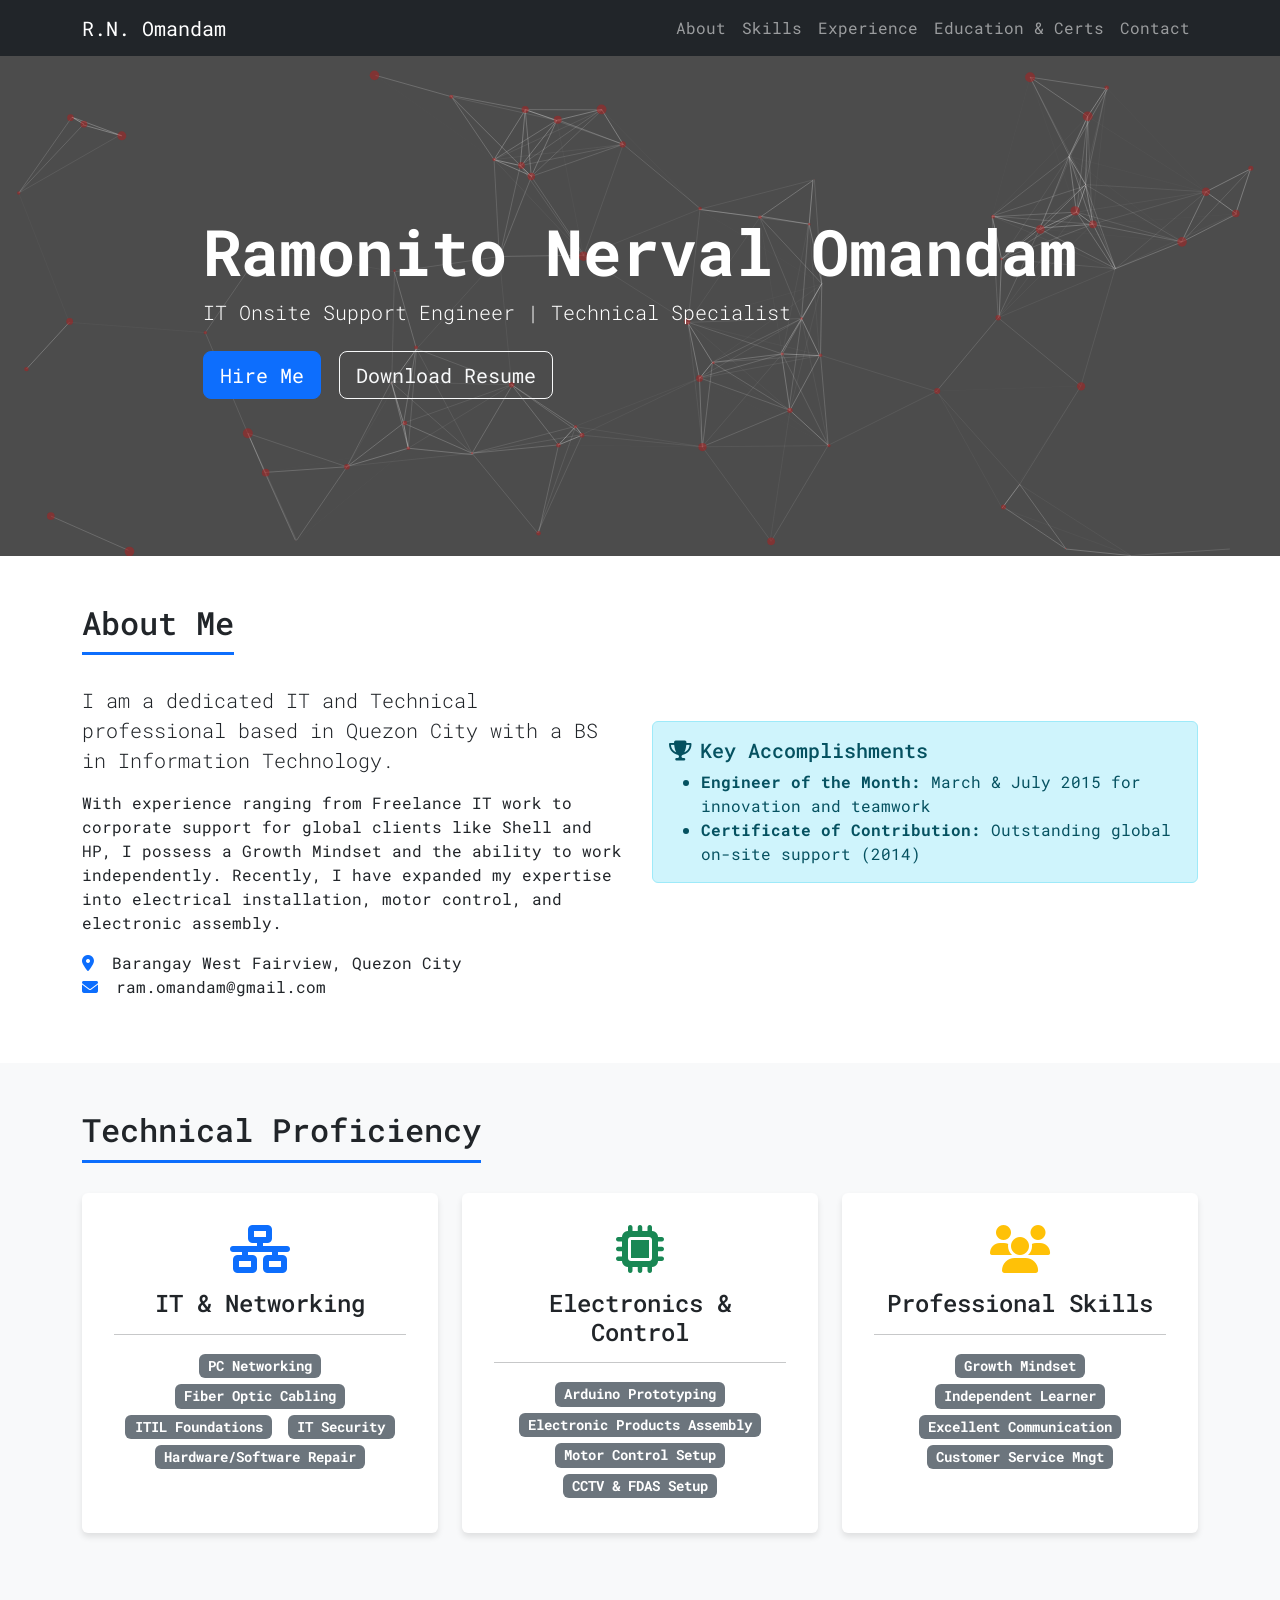
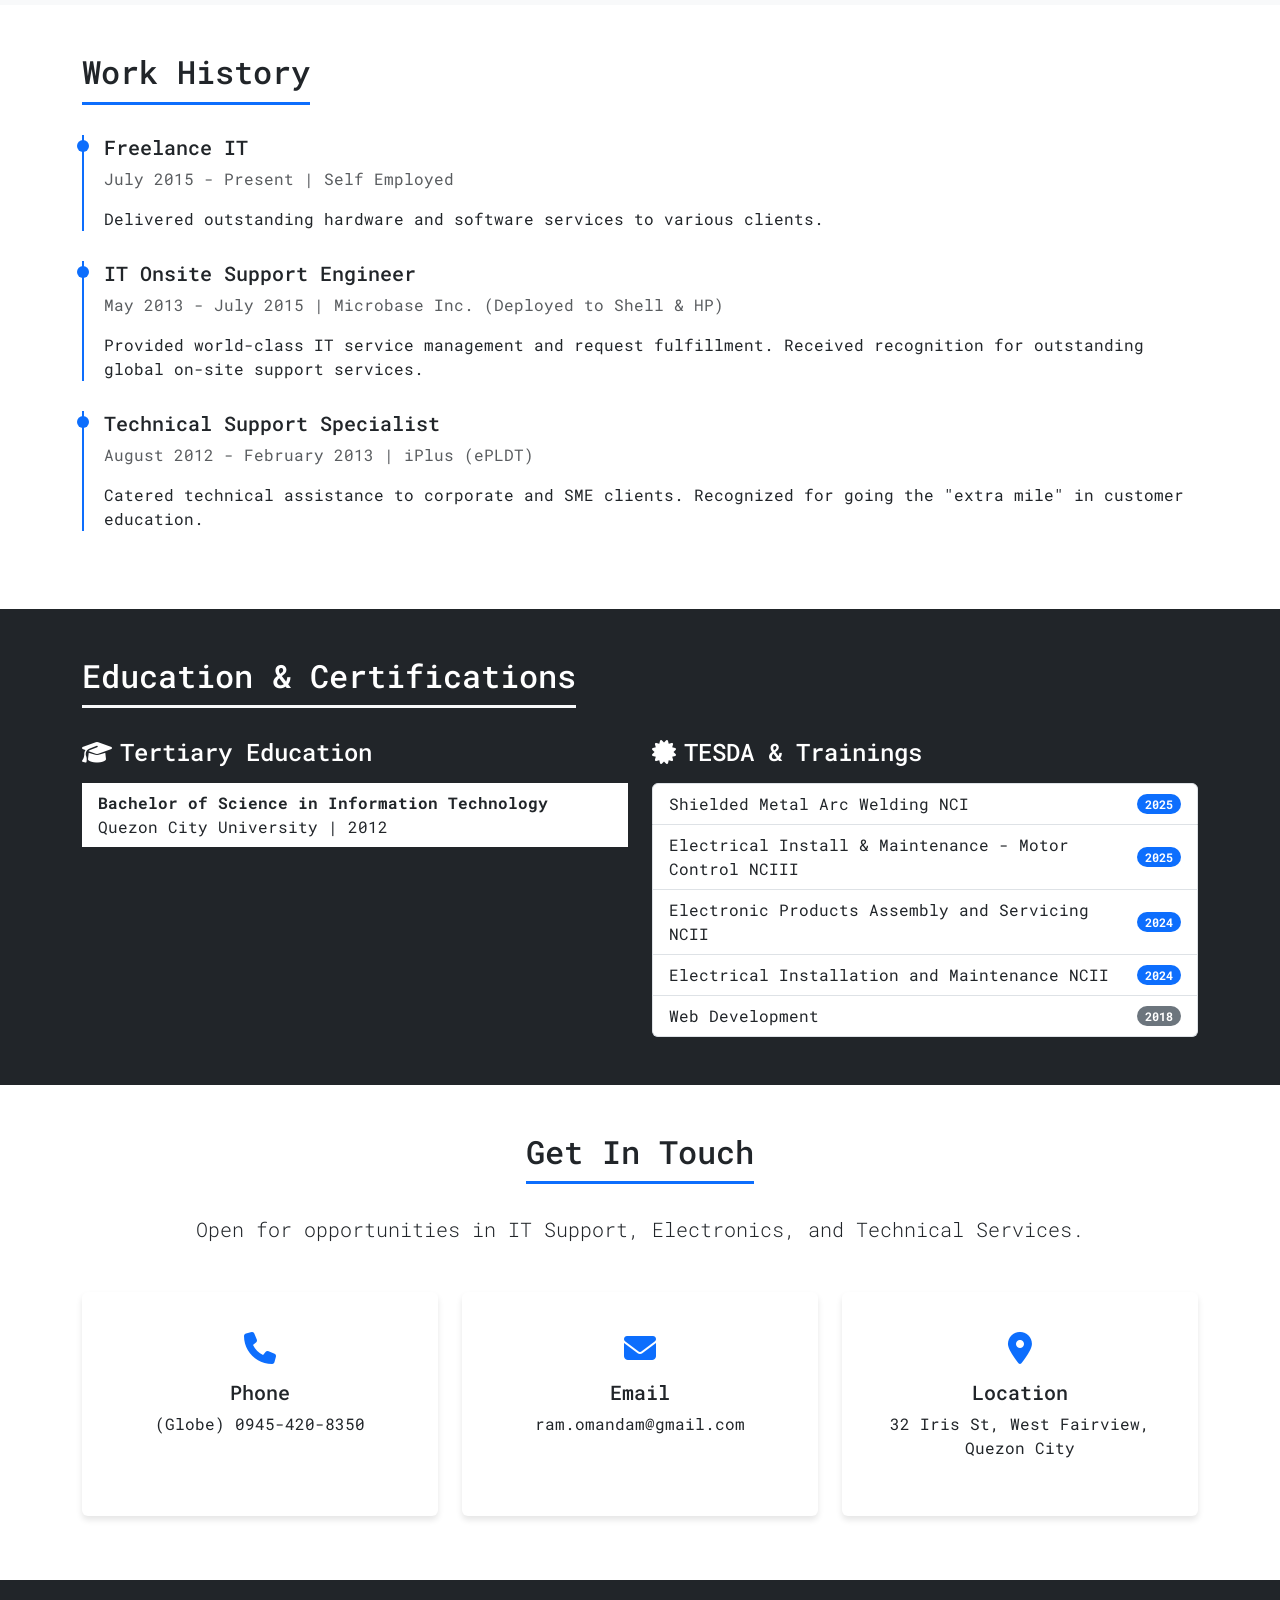
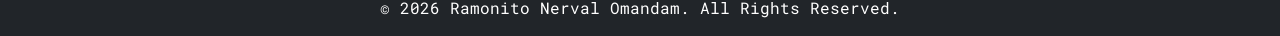
<file: index.html>
<!DOCTYPE html>
<html lang="en">

<head>
    <meta charset="UTF-8">
    <meta name="viewport" content="width=device-width, initial-scale=1.0">
    <title>Ramonito Nerval Omandam - Professional IT</title>
    <link rel="icon" type="image/x-icon" href="images/favicon.ico">
    <link href="https://cdn.jsdelivr.net/npm/bootstrap@5.3.0/dist/css/bootstrap.min.css" rel="stylesheet">
    <link rel="stylesheet" href="https://cdnjs.cloudflare.com/ajax/libs/font-awesome/6.4.0/css/all.min.css">
    <link href="https://cdn.jsdelivr.net/npm/bootstrap@5.3.3/dist/css/bootstrap.min.css" rel="stylesheet">
    <link rel="preconnect" href="https://fonts.googleapis.com">
    <link rel="preconnect" href="https://fonts.gstatic.com" crossorigin>
    <link
        href="https://fonts.googleapis.com/css2?family=Momo+Signature&family=Roboto+Mono:ital,wght@0,100..700;1,100..700&display=swap"
        rel="stylesheet">
    <link rel="stylesheet" href="css/custom.css">
</head>

<body>

    <nav class="navbar navbar-expand-lg navbar-dark bg-dark sticky-top">
        <div class="container">
            <a class="navbar-brand" href="#">R.N. Omandam</a>
            <button class="navbar-toggler" type="button" data-bs-toggle="collapse" data-bs-target="#navbarNav">
                <span class="navbar-toggler-icon"></span>
            </button>
            <div class="collapse navbar-collapse" id="navbarNav">
                <ul class="navbar-nav ms-auto">
                    <li class="nav-item"><a class="nav-link" href="#about">About</a></li>
                    <li class="nav-item"><a class="nav-link" href="#skills">Skills</a></li>
                    <li class="nav-item"><a class="nav-link" href="#experience">Experience</a></li>
                    <li class="nav-item"><a class="nav-link" href="#education">Education & Certs</a></li>
                    <li class="nav-item"><a class="nav-link" href="#contact">Contact</a></li>
                </ul>
            </div>
        </div>
    </nav>

    <div id="particles-js" class="hero d-flex justify-content-center align-items-center">
        <div class="absolute-pos d-flex">
            <div>
                <div>
                    <h1 class="display-3 fw-bold text-white">Ramonito Nerval Omandam</h1>
                    <p class="lead text-white">IT Onsite Support Engineer | Technical Specialist</p>
                </div>

                <div class="mt-4">
                    <a href="#contact" class="btn btn-primary btn-lg me-2">Hire Me</a>
                    <a href="RESUME_Ramonito_Omandam.pdf" class="btn btn-outline-light btn-lg" download>Download Resume</a>
                </div>
            </div>
        </div>
    </div><!-- end of particles.js container -->

    <section id="about" class="py-5">
        <div class="container">
            <div class="row align-items-center">
                <div class="col-lg-6">
                    <h2 class="section-title">About Me</h2>
                    <p class="lead">I am a dedicated IT and Technical professional based in Quezon City with a BS in
                        Information Technology.</p>
                    <p>With experience ranging from Freelance IT work to corporate support for global clients like Shell
                        and HP, I possess a Growth Mindset and the ability to work independently. Recently, I have
                        expanded my expertise into electrical installation, motor control, and electronic assembly.</p>
                    <ul class="list-unstyled">
                        <li><i class="fas fa-map-marker-alt text-primary me-2"></i> Barangay West Fairview, Quezon City
                        </li>
                        <li><i class="fas fa-envelope text-primary me-2"></i> ram.omandam@gmail.com</li>
                    </ul>
                </div>
                <div class="col-lg-6">
                    <div class="alert alert-info">
                        <h5><i class="fas fa-trophy me-2"></i>Key Accomplishments</h5>
                        <ul class="mb-0">
                            <li><strong>Engineer of the Month:</strong> March & July 2015 for innovation and teamwork
                            </li>
                            <li><strong>Certificate of Contribution:</strong> Outstanding global on-site support (2014)
                            </li>
                        </ul>
                    </div>
                </div>
            </div>
        </div>
    </section>

    <section id="skills" class="py-5 bg-light">
        <div class="container">
            <h2 class="section-title">Technical Proficiency</h2>
            <div class="row">
                <div class="col-md-4 mb-4">
                    <div class="card h-100 p-3">
                        <div class="card-body text-center">
                            <i class="fas fa-network-wired fa-3x text-primary mb-3"></i>
                            <h4 class="card-title">IT & Networking</h4>
                            <hr>
                            <p class="card-text">
                                <span class="badge bg-secondary skill-badge">PC Networking</span>
                                <span class="badge bg-secondary skill-badge">Fiber Optic Cabling</span>
                                <span class="badge bg-secondary skill-badge">ITIL Foundations</span>
                                <span class="badge bg-secondary skill-badge">IT Security</span>
                                <span class="badge bg-secondary skill-badge">Hardware/Software Repair</span>
                            </p>
                        </div>
                    </div>
                </div>
                <div class="col-md-4 mb-4">
                    <div class="card h-100 p-3">
                        <div class="card-body text-center">
                            <i class="fas fa-microchip fa-3x text-success mb-3"></i>
                            <h4 class="card-title">Electronics & Control</h4>
                            <hr>
                            <p class="card-text">
                                <span class="badge bg-secondary skill-badge">Arduino Prototyping</span>
                                <span class="badge bg-secondary skill-badge">Electronic Products Assembly</span>
                                <span class="badge bg-secondary skill-badge">Motor Control Setup</span>
                                <span class="badge bg-secondary skill-badge">CCTV & FDAS Setup</span>
                            </p>
                        </div>
                    </div>
                </div>
                <div class="col-md-4 mb-4">
                    <div class="card h-100 p-3">
                        <div class="card-body text-center">
                            <i class="fas fa-users fa-3x text-warning mb-3"></i>
                            <h4 class="card-title">Professional Skills</h4>
                            <hr>
                            <p class="card-text">
                                <span class="badge bg-secondary skill-badge">Growth Mindset</span>
                                <span class="badge bg-secondary skill-badge">Independent Learner</span>
                                <span class="badge bg-secondary skill-badge">Excellent Communication</span>
                                <span class="badge bg-secondary skill-badge">Customer Service Mngt</span>
                            </p>
                        </div>
                    </div>
                </div>
            </div>
        </div>
    </section>

    <section id="experience" class="py-5">
        <div class="container">
            <h2 class="section-title">Work History</h2>

            <div class="timeline-item">
                <h5>Freelance IT</h5>
                <p class="text-muted">July 2015 - Present | Self Employed</p>
                <p>Delivered outstanding hardware and software services to various clients.</p>
            </div>

            <div class="timeline-item">
                <h5>IT Onsite Support Engineer</h5>
                <p class="text-muted">May 2013 - July 2015 | Microbase Inc. (Deployed to Shell & HP)</p>
                <p>Provided world-class IT service management and request fulfillment. Received recognition for
                    outstanding global on-site support services.</p>
            </div>

            <div class="timeline-item">
                <h5>Technical Support Specialist</h5>
                <p class="text-muted">August 2012 - February 2013 | iPlus (ePLDT)</p>
                <p>Catered technical assistance to corporate and SME clients. Recognized for going the "extra mile" in
                    customer education.</p>
            </div>
        </div>
    </section>

    <section id="education" class="py-5 bg-dark text-white">
        <div class="container">
            <h2 class="section-title border-light">Education & Certifications</h2>
            <div class="row">
                <div class="col-md-6">
                    <h4><i class="fas fa-graduation-cap me-2"></i>Tertiary Education</h4>
                    <ul class="list-group list-group-flush text-dark mt-3">
                        <li class="list-group-item">
                            <strong>Bachelor of Science in Information Technology</strong><br>
                            Quezon City University | 2012
                        </li>
                    </ul>
                </div>
                <div class="col-md-6 mt-4 mt-md-0">
                    <h4><i class="fas fa-certificate me-2"></i>TESDA & Trainings</h4>
                    <div class="list-group mt-3 text-dark">
                        <div class="list-group-item d-flex justify-content-between align-items-center">
                            Shielded Metal Arc Welding NCI
                            <span class="badge bg-primary rounded-pill">2025</span>
                        </div>
                        <div class="list-group-item d-flex justify-content-between align-items-center">
                            Electrical Install & Maintenance - Motor Control NCIII
                            <span class="badge bg-primary rounded-pill">2025</span>
                        </div>
                        <div class="list-group-item d-flex justify-content-between align-items-center">
                            Electronic Products Assembly and Servicing NCII
                            <span class="badge bg-primary rounded-pill">2024</span>
                        </div>
                        <div class="list-group-item d-flex justify-content-between align-items-center">
                            Electrical Installation and Maintenance NCII
                            <span class="badge bg-primary rounded-pill">2024</span>
                        </div>
                        <div class="list-group-item d-flex justify-content-between align-items-center">
                            Web Development
                            <span class="badge bg-secondary rounded-pill">2018</span>
                        </div>
                    </div>
                </div>
            </div>
        </div>
    </section>

    <section id="contact" class="py-5">
        <div class="container text-center">
            <h2 class="section-title">Get In Touch</h2>
            <p class="lead mb-5">Open for opportunities in IT Support, Electronics, and Technical Services.</p>
            <div class="row justify-content-center">
                <div class="col-md-4 mb-3">
                    <div class="card py-4 h-100">
                        <div class="card-body">
                            <i class="fas fa-phone fa-2x text-primary mb-3"></i>
                            <h5>Phone</h5>
                            <p>(Globe) 0945-420-8350</p>
                        </div>
                    </div>
                </div>
                <div class="col-md-4 mb-3">
                    <div class="card py-4 h-100">
                        <div class="card-body">
                            <i class="fas fa-envelope fa-2x text-primary mb-3"></i>
                            <h5>Email</h5>
                            <p>ram.omandam@gmail.com</p>
                        </div>
                    </div>
                </div>
                <div class="col-md-4 mb-3">
                    <div class="card py-4 h-100">
                        <div class="card-body">
                            <i class="fas fa-map-marker-alt fa-2x text-primary mb-3"></i>
                            <h5>Location</h5>
                            <p>32 Iris St, West Fairview, Quezon City</p>
                        </div>
                    </div>
                </div>
            </div>
        </div>
    </section>

    <footer class="bg-dark text-white text-center py-3">
        <div class="container">
            <p class="mb-0">© 2026 Ramonito Nerval Omandam. All Rights Reserved.</p>
        </div>
    </footer>

    <script src="https://cdn.jsdelivr.net/npm/bootstrap@5.3.0/dist/js/bootstrap.bundle.min.js"></script>

    <!-- scripts for particle js -->
    <script src="js/particles.js"></script>
    <script src="js/app.js"></script>

</body>

</html>
</file>
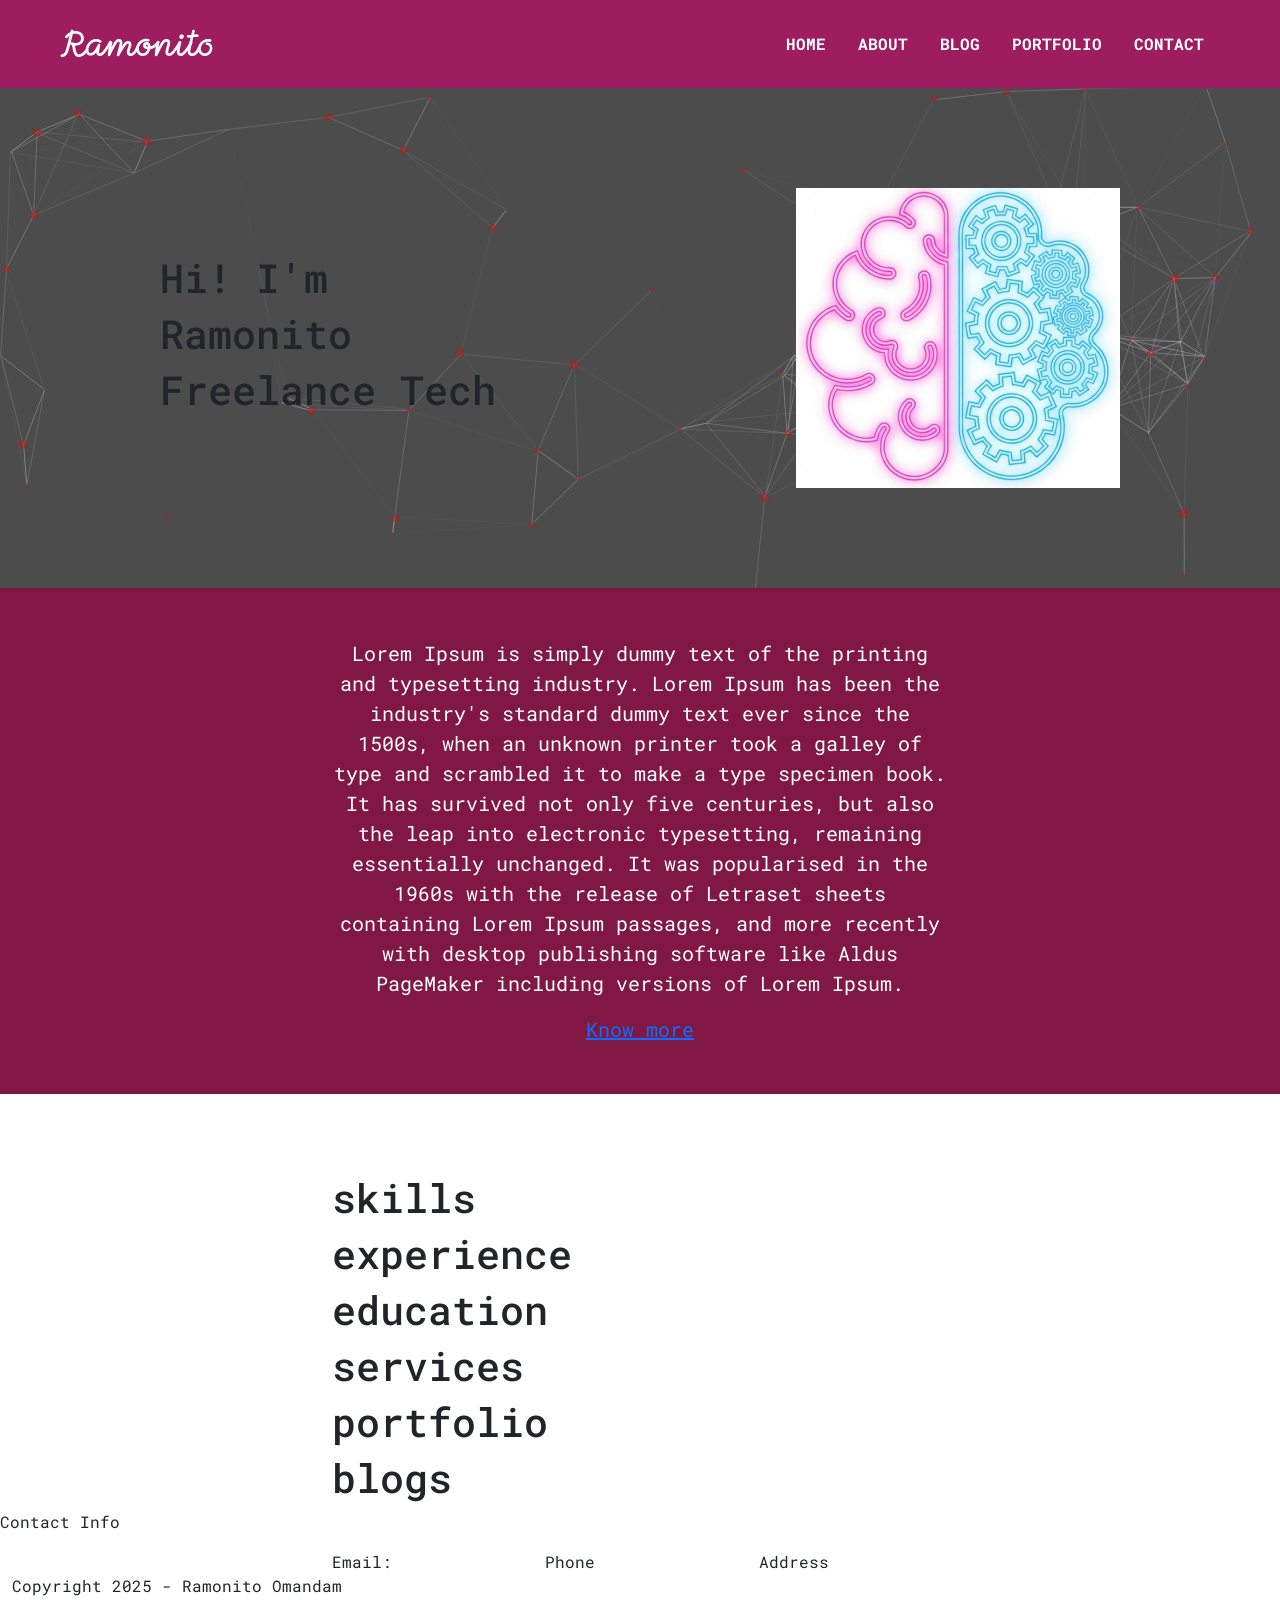
<file: index-old.html>
<!DOCTYPE html>
<html lang="en">

<head>
    <title>Ramonito Omandam</title>
    <meta charset="utf-8">
    <meta name="viewport" content="width=device-width, initial-scale=1">
    <link rel="stylesheet" href="css/custom.css">
    <link rel="icon" type="image/x-icon" href="images/favicon.ico">
    <link href="https://cdn.jsdelivr.net/npm/bootstrap@5.3.3/dist/css/bootstrap.min.css" rel="stylesheet">
    <link rel="preconnect" href="https://fonts.googleapis.com">
    <link rel="preconnect" href="https://fonts.gstatic.com" crossorigin>
    <link
        href="https://fonts.googleapis.com/css2?family=Momo+Signature&family=Roboto+Mono:ital,wght@0,100..700;1,100..700&display=swap"
        rel="stylesheet">
    <script src="https://cdn.jsdelivr.net/npm/bootstrap@5.3.3/dist/js/bootstrap.bundle.min.js"></script>
</head>

<body>

    <nav class="navbar navbar-expand-sm navbar-dark bg-maroon">
        <div class="container-fluid">
            <a class="navbar-brand ps-5 momo-signature-regular fs-3" href="javascript:void(0)">Ramonito</a>
            <button class="navbar-toggler" type="button" data-bs-toggle="collapse" data-bs-target="#mynavbar">
                <span class="navbar-toggler-icon"></span>
            </button>

            <div class="collapse navbar-collapse" id="mynavbar">
                <ul class="navbar-nav ms-auto">
                    <li class="nav-item navbar-custom">
                        <a class="nav-link py-4 px-3 fw-bold" href="javascript:void(0)">HOME</a>
                    </li>
                    <li class="nav-item navbar-custom">
                        <a class="nav-link py-4 px-3 fw-bold" href="javascript:void(0)">ABOUT</a>
                    </li>
                    <li class="nav-item navbar-custom">
                        <a class="nav-link py-4 px-3 fw-bold" href="javascript:void(0)">BLOG</a>
                    </li>
                    <li class="nav-item navbar-custom">
                        <a class="nav-link py-4 px-3 fw-bold" href="javascript:void(0)">PORTFOLIO</a>
                    </li>
                    <li class="nav-item navbar-custom pe-5">
                        <a class="nav-link py-4 px-3 fw-bold" href="javascript:void(0)">CONTACT</a>
                    </li>
                </ul>
            </div>

        </div>
    </nav>

    <!-- header -->
    <!-- particles.js container -->
    <div id="particles-js" class="d-flex justify-content-center align-items-center">
        <div class="absolute-pos d-flex">
            <div class="d-flex align-items-center">
                <div style="margin-right: 300px;">
                    <h1>Hi! I'm</h1>
                    <h1>Ramonito</h1>
                    <h1>Freelance Tech</h1>
                </div>
            </div>
            <div>
                <img src="/images/brain-gear.JPG" alt="" class="particle-image">
            </div>
        </div>

    </div><!-- end of particles.js container -->
    <!-- end of header -->

    <!-- know more -->
    <div class="container-fluid know-more">
        <div class="row">
            <div class="mx-auto col-lg-6">
                <p>Lorem Ipsum is simply dummy text of the printing and typesetting industry. Lorem Ipsum has been the
                    industry's standard dummy text ever since the 1500s, when an unknown printer took a galley of type
                    and
                    scrambled it to make a type specimen book. It has survived not only five centuries, but also the
                    leap
                    into
                    electronic typesetting, remaining essentially unchanged. It was popularised in the 1960s with the
                    release of
                    Letraset sheets containing Lorem Ipsum passages, and more recently with desktop publishing software
                    like
                    Aldus PageMaker including versions of Lorem Ipsum.</p>
                <a href="#">Know more</a>
            </div>
        </div>
    </div>
    <!-- end of know more -->



    <!-- skills -->
    <div class="container-fluid">
        <div class="row">
            <div class="mx-auto col-lg-6">
                <h1>skills</h1>
            </div>
        </div>
    </div>
    <!-- end of skills -->

    <!-- experience -->
    <div class="container-fluid">
        <div class="row">
            <div class="mx-auto col-lg-6">
                <h1>experience</h1>
            </div>
        </div>
    </div>
    <!-- end of experience -->

    <!-- education -->
    <div class="container-fluid">
        <div class="row">
            <div class="mx-auto col-lg-6">
                <h1>education</h1>
            </div>
        </div>
    </div>
    <!-- end of education -->

    <!-- services -->
    <div class="container-fluid">
        <div class="row">
            <div class="mx-auto col-lg-6">
                <h1>services</h1>
            </div>
        </div>
    </div>
    <!-- end of services -->

    <!-- portfolio -->
    <div class="container-fluid">
        <div class="row">
            <div class="mx-auto col-lg-6">
                <h1>portfolio</h1>
            </div>
        </div>
    </div>
    <!-- end of portfolio -->

    <!-- blogs -->
    <div class="container-fluid">
        <div class="row">
            <div class="mx-auto col-lg-6">
                <h1>blogs</h1>
            </div>
        </div>
    </div>
    <!-- end of blogs -->

    <!-- contact info -->
    <div>
        <p>Contact Info</p>

    </div>
    <div class="container-fluid">
        <div class="row justify-content-center">
            <div class="col-lg-2">Email:

            </div>
            <div class="col-lg-2">Phone</div>
            <div class="col-lg-2">Address</div>
        </div>
    </div>
    <!-- end of contact info -->

    <!-- footer -->
    <div class="container-fluid justify-content-center">
        <div class="row ">
            <div>
                <p>Copyright 2025 - Ramonito Omandam</p>
            </div>
        </div>
    </div>
    <!-- end of footer -->

    <!-- scripts for particle js -->
    <script src="js/particles.js"></script>
    <script src="js/app.js"></script>

</body>

</html>
</file>
<file: css/custom.css>
@import url('https://fonts.googleapis.com/css2?family=Momo+Signature&family=Roboto+Mono:ital,wght@0,100..700;1,100..700&display=swap');
/* 
Yellow: #F5AD18;
Maroon: #9E1C60;
Purple: #811844;
Dark Purple #561530; 
*/


body {
    font-family: "Roboto Mono", sans-serif !important;
}

.momo-signature-regular {
    font-family: "Momo Signature", cursive;
    font-weight: 400;
    font-style: normal;
}

.bg-maroon {
    background-color: #9E1C60;
}

.navbar-custom a {
    color: #ffffff;
    /* Your desired color */
}

.navbar-custom a:hover {
    color: #b7b9c4;
    /* Color for hover state */
}

/* ---- particles.js container ---- */
#particles-js {
    width: 100%;
    height: 500px;
    background-color: #4C4C4C;
    background-image: url('');
    background-repeat: no-repeat;
}

.particle-image {
    height: 300px;
}

.visible-border {
    border: solid 3px green;
}

.absolute-pos {
    position: absolute;
}

.know-more {
    padding: 50px 0 50px 0;
    text-align: center;
    font-size: 20px;
    margin-bottom: 80px;
    background-color: #811844;
    color: #ffffff;
}

.hero {
    background: linear-gradient(rgba(0, 0, 0, 0.7), rgba(0, 0, 0, 0.7)), url('https://source.unsplash.com/1600x900/?technology,circuit');
}

.hero-section {
    background: linear-gradient(rgba(0, 0, 0, 0.7), rgba(0, 0, 0, 0.7)), url('https://source.unsplash.com/1600x900/?technology,circuit');
    background-size: cover;
    background-position: center;
    color: white;
    padding: 150px 0;
    text-align: center;
}

.section-title {
    border-bottom: 3px solid #0d6efd;
    display: inline-block;
    padding-bottom: 10px;
    margin-bottom: 30px;
}

.card {
    border: none;
    box-shadow: 0 4px 6px rgba(0, 0, 0, 0.1);
    transition: transform 0.3s;
}

.card:hover {
    transform: translateY(-5px);
}

.skill-badge {
    font-size: 0.9rem;
    margin: 3px;
}

.timeline-item {
    border-left: 2px solid #0d6efd;
    padding-left: 20px;
    margin-bottom: 30px;
    position: relative;
}

.timeline-item::before {
    content: '';
    width: 12px;
    height: 12px;
    background: #0d6efd;
    border-radius: 50%;
    position: absolute;
    left: -7px;
    top: 5px;
}
</file>
